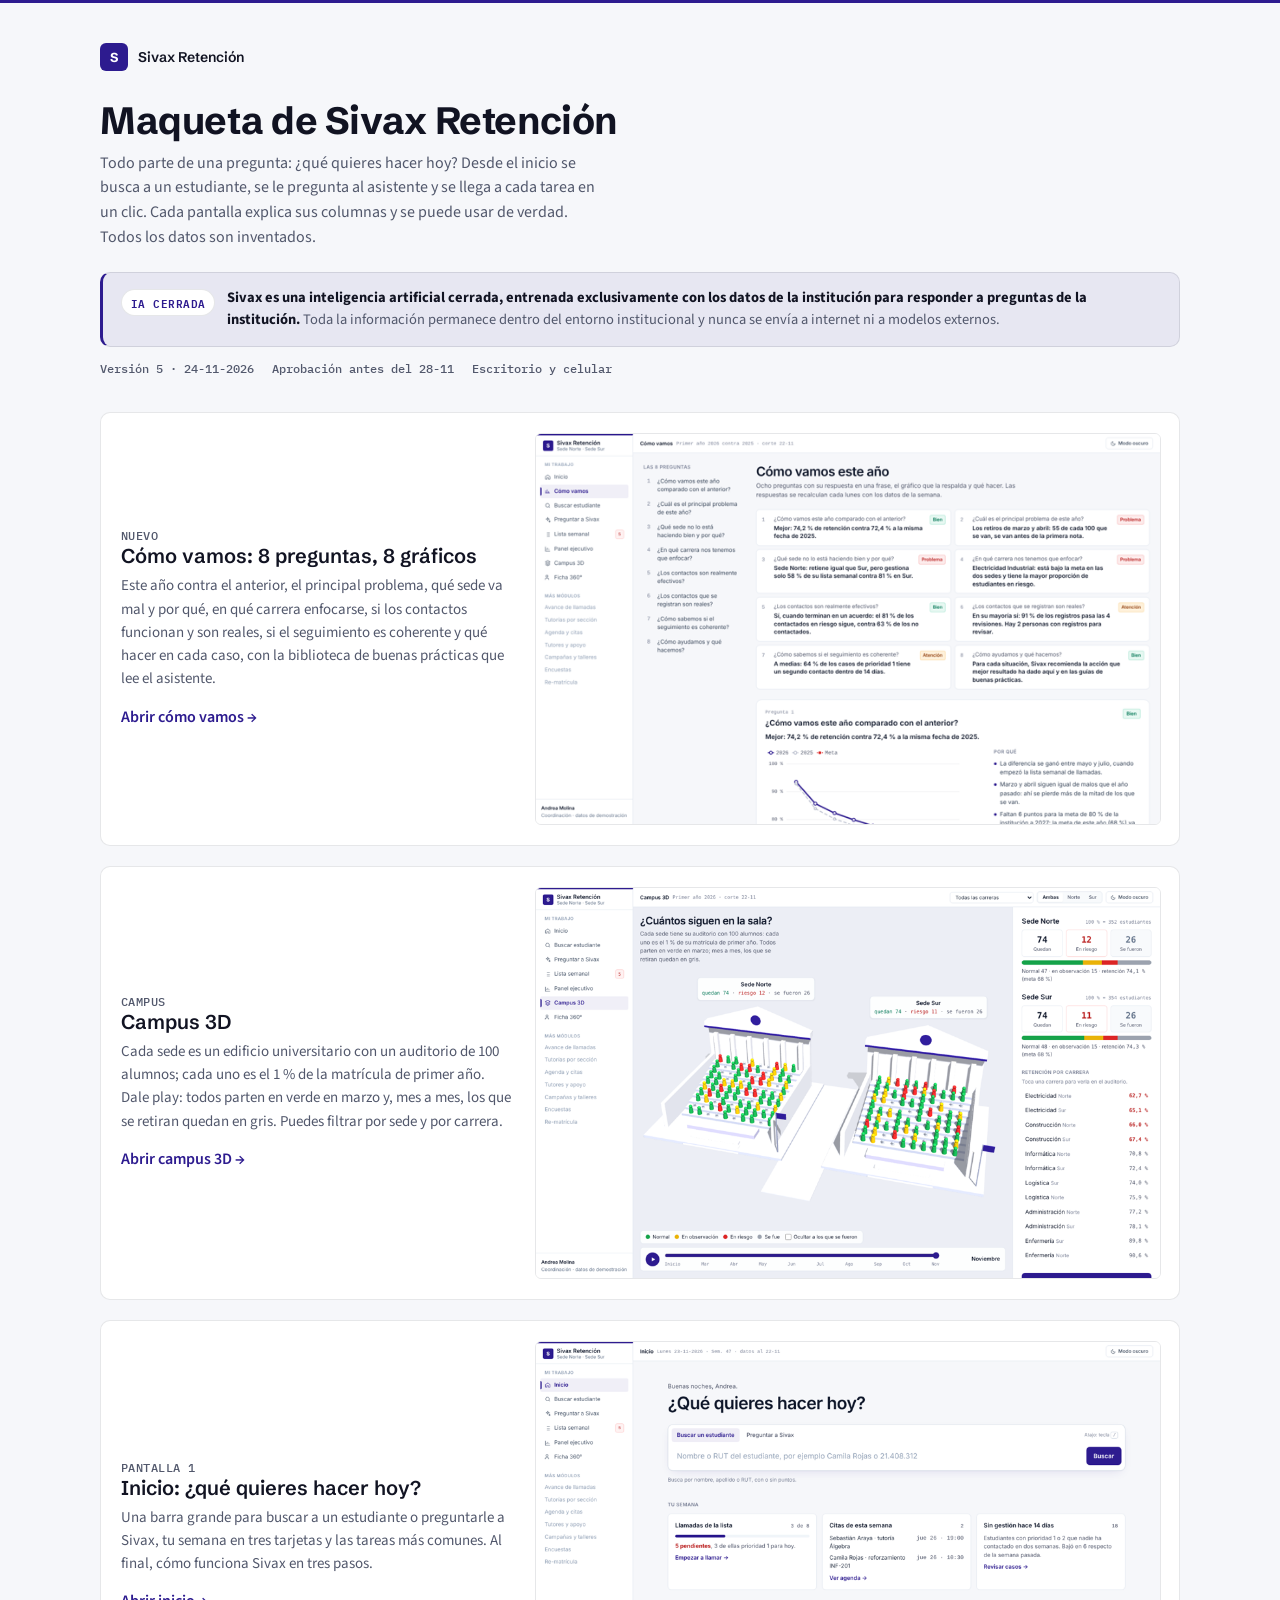
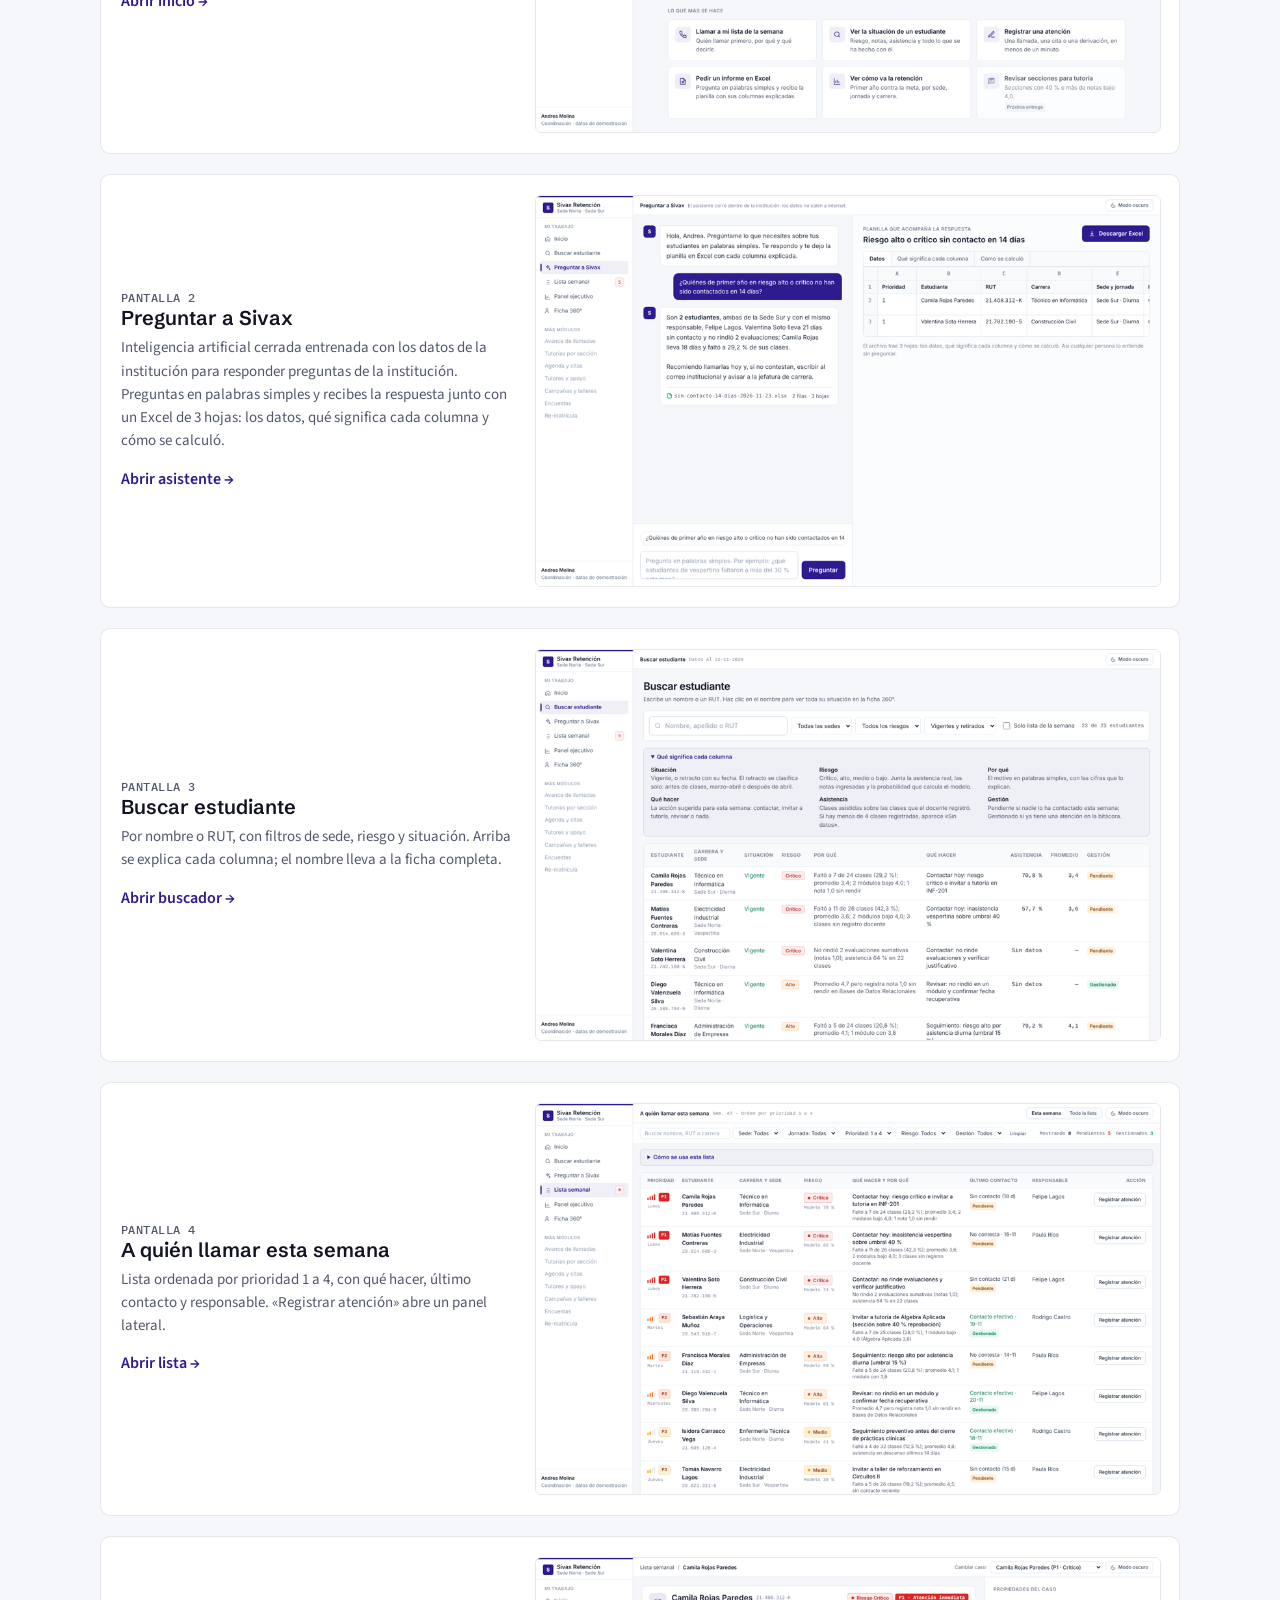
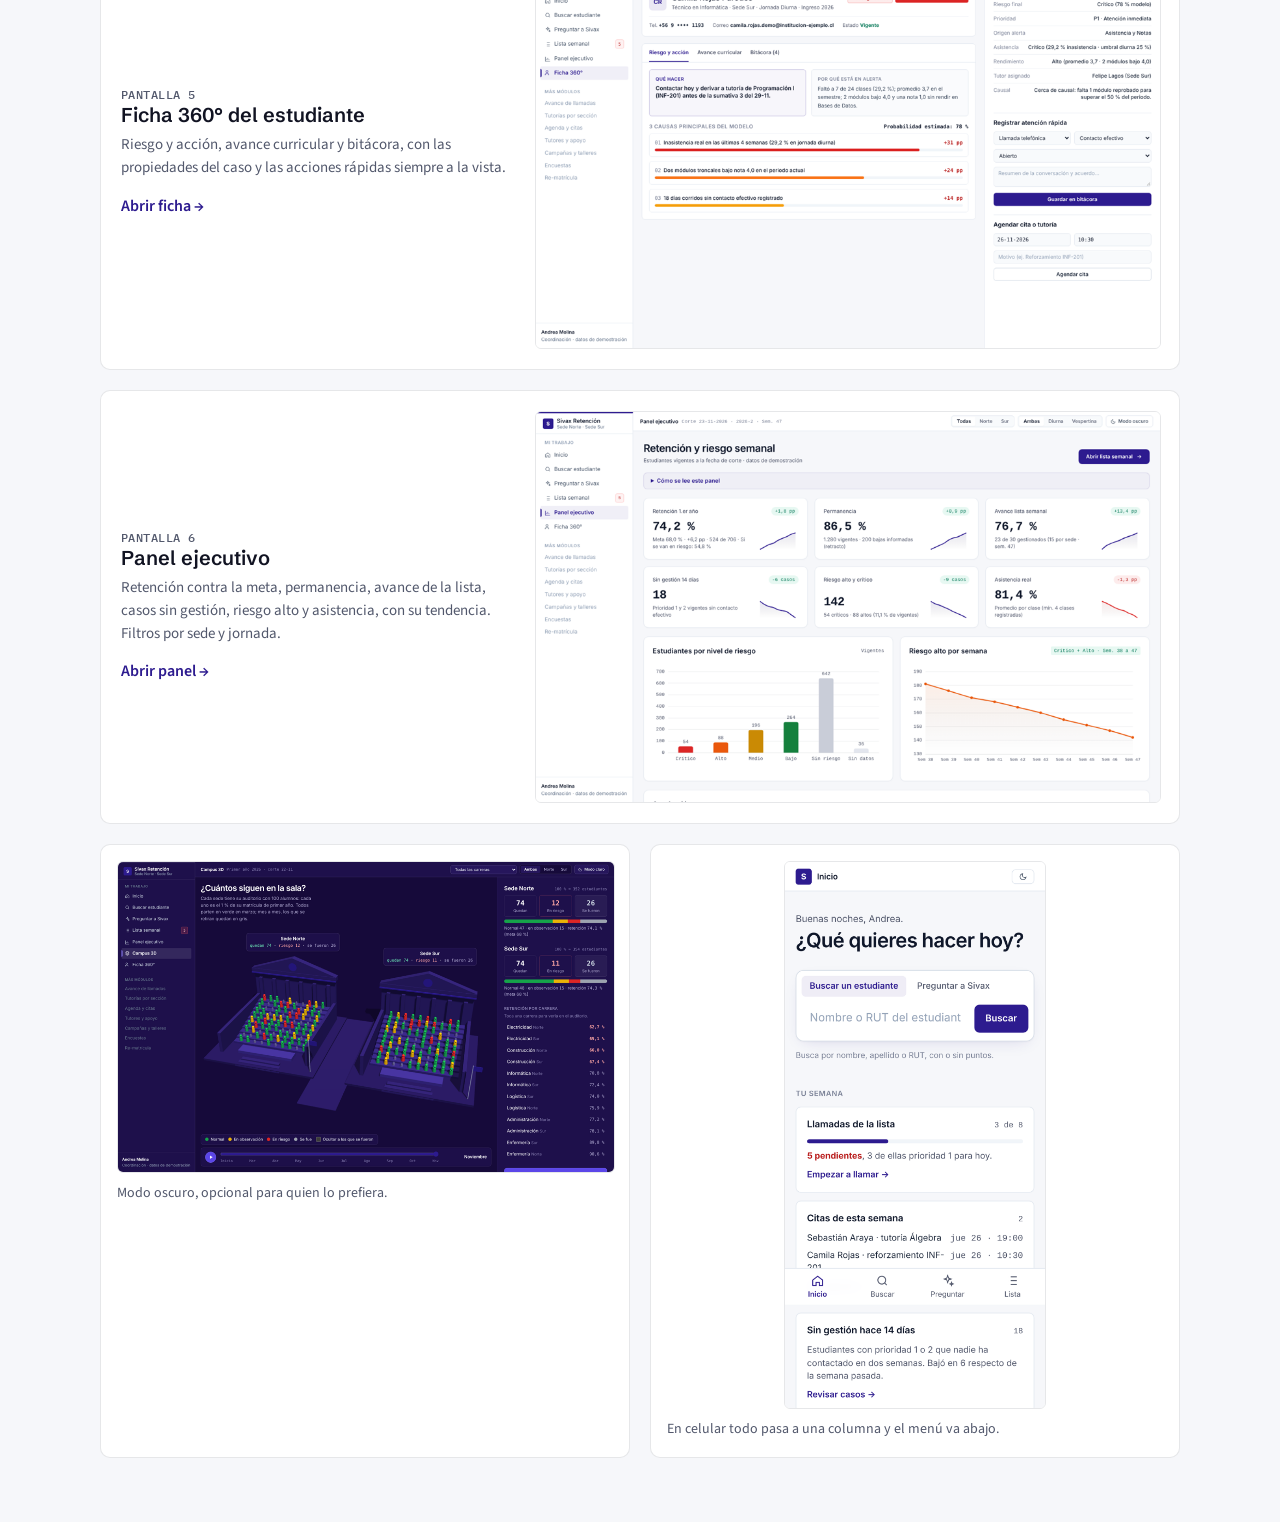
<file: index.html>
<!doctype html>
<html lang="es-CL">
<head>
  <meta charset="utf-8">
  <meta name="viewport" content="width=device-width, initial-scale=1, viewport-fit=cover">
  <title>Maqueta Sivax Retención</title>
  <link rel="icon" type="image/svg+xml" href="favicon.svg">
  <link rel="stylesheet" href="https://fonts.googleapis.com/css2?family=Schibsted+Grotesk:wght@600;700&family=Source+Sans+3:wght@400;600&family=IBM+Plex+Mono:wght@500&display=swap">
  <style>
  /* Portada sobria: lista de pantallas con su captura, ancho de lectura */
  :root {
    color-scheme: light; box-sizing: border-box;
    padding-top: env(safe-area-inset-top, 0px); padding-bottom: env(safe-area-inset-bottom, 0px);
    --bg: #f6f7fa; --surface: #ffffff; --fg: #111322; --muted: #52586c;
    --line: rgba(15,23,42,.10); --brand: #2d1b8f; --brand-soft: rgba(45,27,143,.07);
    --display: "Schibsted Grotesk", system-ui, sans-serif;
    --body: "Source Sans 3", system-ui, sans-serif;
    --mono: "IBM Plex Mono", ui-monospace, monospace;
  }
  html { scroll-padding-top: env(safe-area-inset-top, 0px); }
  img { max-width: 100%; }
  [hidden]:not([hidden="until-found" i]) { display: none !important; }
  @media (prefers-color-scheme: dark) { :root:not([data-theme="light"]) {
    --bg: #160a3a; --surface: #1e104b; --fg: #f3f2fb; --muted: #b3add4;
    --line: rgba(255,255,255,.12); --brand: #a99cfa; --brand-soft: rgba(139,124,246,.14); color-scheme: dark } }
  :root[data-theme="dark"] {
    --bg: #160a3a; --surface: #1e104b; --fg: #f3f2fb; --muted: #b3add4;
    --line: rgba(255,255,255,.12); --brand: #a99cfa; --brand-soft: rgba(139,124,246,.14); color-scheme: dark }
  body { margin: 0; padding: 0; background: var(--bg); color: var(--fg); font: 16px/1.55 var(--body); }
  .wrap { max-width: 1080px; margin: 0 auto; padding-block: 40px 64px;
    padding-left: max(16px, env(safe-area-inset-left, 0px)); padding-right: max(16px, env(safe-area-inset-right, 0px)); }
  .top { border-top: 3px solid var(--brand); }
  .marca { display: flex; align-items: center; gap: 10px; font: 600 14px var(--display); }
  .marca b { width: 28px; height: 28px; border-radius: 6px; background: #2d1b8f; color: #fff; display: grid; place-items: center; font-size: 13px; }
  h1 { font: 700 clamp(28px, 4vw, 38px)/1.15 var(--display); margin: 28px 0 8px; text-wrap: balance; letter-spacing: -.01em; }
  .bajada { color: var(--muted); max-width: 62ch; margin: 0; }
  .meta { font: 500 12px var(--mono); color: var(--muted); margin-top: 14px; display: flex; flex-wrap: wrap; gap: 8px 18px; }
  .pantallas { display: grid; gap: 20px; margin-top: 36px; }
  .p { display: grid; grid-template-columns: minmax(0, 1fr) minmax(0, 1.6fr); gap: 24px; align-items: center;
    background: var(--surface); border: 1px solid var(--line); border-radius: 10px; padding: 20px; color: inherit; text-decoration: none; }
  .p:hover, .p:focus-visible { border-color: var(--brand); outline: none; }
  .p img { width: 100%; border: 1px solid var(--line); border-radius: 6px; display: block; }
  .p h2 { font: 600 20px var(--display); margin: 0 0 6px; }
  .p p { margin: 0; color: var(--muted); font-size: 15px; }
  .p .ir { margin-top: 14px; font-weight: 600; color: var(--brand); }
  .num { font: 500 12px var(--mono); color: var(--muted); letter-spacing: .04em; text-transform: uppercase; }
  .extra { display: grid; grid-template-columns: 1fr 1fr; gap: 20px; margin-top: 20px; }
  .extra figure { margin: 0; background: var(--surface); border: 1px solid var(--line); border-radius: 10px; padding: 16px; }
  .extra img { width: 100%; border-radius: 6px; border: 1px solid var(--line); display: block; }
  .extra .movil img { max-width: 260px; margin: 0 auto; }
  figcaption { font-size: 14px; color: var(--muted); margin-top: 10px; }
  .ia-banner { margin-top: 22px; background: var(--brand-soft); border: 1px solid var(--line); border-left: 3px solid var(--brand); border-radius: 10px; padding: 14px 18px; display: flex; gap: 12px; align-items: flex-start; }
  .ia-banner strong { color: var(--fg); }
  .ia-banner p { margin: 0; font-size: 14.5px; color: var(--muted); }
  .ia-tag { font: 600 11px var(--mono); text-transform: uppercase; letter-spacing: .04em; color: var(--brand); background: var(--surface); border: 1px solid var(--line); border-radius: 999px; padding: 3px 9px; white-space: nowrap; flex-shrink: 0; margin-top: 2px; }
  @media (max-width: 720px) { .p, .extra { grid-template-columns: 1fr; } .ia-banner { flex-direction: column; gap: 8px; } }
  </style>
</head>
<body>
<div class="top"></div>
<div class="wrap">
  <div class="marca"><b>S</b>Sivax Retención</div>
  <h1>Maqueta de Sivax Retención</h1>
  <p class="bajada">Todo parte de una pregunta: ¿qué quieres hacer hoy? Desde el inicio se busca a un estudiante, se le pregunta al asistente y se llega a cada tarea en un clic. Cada pantalla explica sus columnas y se puede usar de verdad. Todos los datos son inventados.</p>
  <div class="ia-banner" role="note">
    <span class="ia-tag">IA cerrada</span>
    <p><strong>Sivax es una inteligencia artificial cerrada, entrenada exclusivamente con los datos de la institución para responder a preguntas de la institución.</strong> Toda la información permanece dentro del entorno institucional y nunca se envía a internet ni a modelos externos.</p>
  </div>
  <div class="meta"><span>Versión 5 · 24-11-2026</span><span>Aprobación antes del 28-11</span><span>Escritorio y celular</span></div>

  <div class="pantallas">
    <a class="p" href="diagnostico.html">
      <div><div class="num">Nuevo</div><h2>Cómo vamos: 8 preguntas, 8 gráficos</h2><p>Este año contra el anterior, el principal problema, qué sede va mal y por qué, en qué carrera enfocarse, si los contactos funcionan y son reales, si el seguimiento es coherente y qué hacer en cada caso, con la biblioteca de buenas prácticas que lee el asistente.</p><div class="ir">Abrir cómo vamos →</div></div>
      <img src="img/diagnostico.png" alt="Captura de cómo vamos">
    </a>
    <a class="p" href="campus3d.html">
      <div><div class="num">Campus</div><h2>Campus 3D</h2><p>Cada sede es un edificio universitario con un auditorio de 100 alumnos; cada uno es el 1 % de la matrícula de primer año. Dale play: todos parten en verde en marzo y, mes a mes, los que se retiran quedan en gris. Puedes filtrar por sede y por carrera.</p><div class="ir">Abrir campus 3D →</div></div>
      <img src="img/campus3d.png" alt="Captura del campus 3D">
    </a>
    <a class="p" href="inicio.html">
      <div><div class="num">Pantalla 1</div><h2>Inicio: ¿qué quieres hacer hoy?</h2><p>Una barra grande para buscar a un estudiante o preguntarle a Sivax, tu semana en tres tarjetas y las tareas más comunes. Al final, cómo funciona Sivax en tres pasos.</p><div class="ir">Abrir inicio →</div></div>
      <img src="img/inicio.png" alt="Captura del inicio">
    </a>
    <a class="p" href="asistente.html">
      <div><div class="num">Pantalla 2</div><h2>Preguntar a Sivax</h2><p>Inteligencia artificial cerrada entrenada con los datos de la institución para responder preguntas de la institución. Preguntas en palabras simples y recibes la respuesta junto con un Excel de 3 hojas: los datos, qué significa cada columna y cómo se calculó.</p><div class="ir">Abrir asistente →</div></div>
      <img src="img/asistente.png" alt="Captura del asistente">
    </a>
    <a class="p" href="buscar.html">
      <div><div class="num">Pantalla 3</div><h2>Buscar estudiante</h2><p>Por nombre o RUT, con filtros de sede, riesgo y situación. Arriba se explica cada columna; el nombre lleva a la ficha completa.</p><div class="ir">Abrir buscador →</div></div>
      <img src="img/buscar.png" alt="Captura del buscador">
    </a>
    <a class="p" href="lista.html">
      <div><div class="num">Pantalla 4</div><h2>A quién llamar esta semana</h2><p>Lista ordenada por prioridad 1 a 4, con qué hacer, último contacto y responsable. «Registrar atención» abre un panel lateral.</p><div class="ir">Abrir lista →</div></div>
      <img src="img/lista.png" alt="Captura de la lista semanal">
    </a>
    <a class="p" href="ficha.html">
      <div><div class="num">Pantalla 5</div><h2>Ficha 360° del estudiante</h2><p>Riesgo y acción, avance curricular y bitácora, con las propiedades del caso y las acciones rápidas siempre a la vista.</p><div class="ir">Abrir ficha →</div></div>
      <img src="img/ficha.png" alt="Captura de la ficha 360°">
    </a>
    <a class="p" href="panel.html">
      <div><div class="num">Pantalla 6</div><h2>Panel ejecutivo</h2><p>Retención contra la meta, permanencia, avance de la lista, casos sin gestión, riesgo alto y asistencia, con su tendencia. Filtros por sede y jornada.</p><div class="ir">Abrir panel →</div></div>
      <img src="img/panel.png" alt="Captura del panel ejecutivo">
    </a>
  </div>

  <div class="extra">
    <figure><img src="img/campus3d-dark.png" alt="Campus 3D en modo oscuro"><figcaption>Modo oscuro, opcional para quien lo prefiera.</figcaption></figure>
    <figure class="movil"><img src="img/inicio-m.png" alt="Inicio en celular"><figcaption>En celular todo pasa a una columna y el menú va abajo.</figcaption></figure>
  </div>
</div>

</body></html>
</file>
